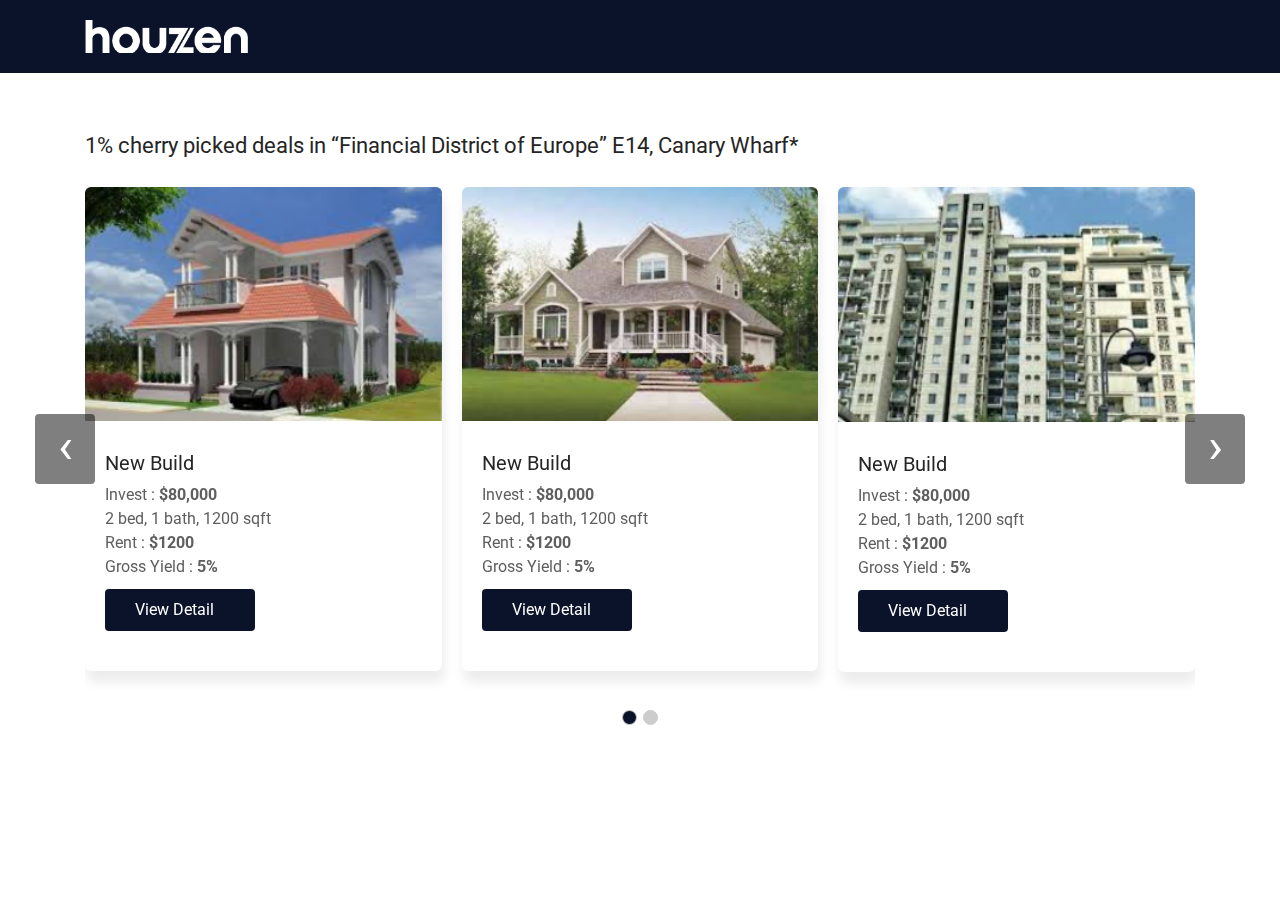
<file: index.html>
<!DOCTYPE html>
<html lang="en">

<head>
  <meta charset="utf-8">
  <meta content="width=device-width, initial-scale=1.0" name="viewport">

  <title> Houzen</title>
  <meta content="" name="descriptison">
  <meta content="" name="keywords">

  

	<link href="https://fonts.googleapis.com/css2?family=Roboto:wght@100;300;400&display=swap" rel="stylesheet">
	<link href="https://cdnjs.cloudflare.com/ajax/libs/font-awesome/4.7.0/css/font-awesome.min.css" rel="stylesheet">
	
	<link rel="stylesheet" href="https://cdn.jsdelivr.net/npm/bootstrap@4.5.3/dist/css/bootstrap.min.css" >



	<link href="css/style.css" rel="stylesheet">
	<link href="https://cdnjs.cloudflare.com/ajax/libs/OwlCarousel2/2.3.4/assets/owl.carousel.min.css" rel="stylesheet">
	
	
	
	 
  

  
</head>

<body>

<header>
	<div class="container">
		<div class="row">
			<div class="col-lg-12 col-md-12 col-sm-12 ">
				<div class="logo-header">
					<img src="img/logo.png" alt="" />
				</div>
			</div>
		</div>
	</div>
</header>

<section class="slider_houzen_prop clearfix">
	<div class="container">
	
	<div class="row">
	<div class="col-lg-12 col-md-12 col-sm-12 ">
			<h1>1% cherry picked deals in “Financial District of Europe” E14, Canary Wharf*</h1>
			</div>
			</div>
		
<div class="owl-slider">
<div id="carousel" class="owl-carousel">
	<div class="item">
		<div class="proprty_listing">
			<div class="prop-image">
			<img src="img/prop-1.png" alt="" />
			</div>

		<div class="prop-detail">	
			<h2>New Build</h2>
			<p>Invest : <b>$80,000</b></p>
			<p>2 bed, 1 bath, 1200 sqft</p>
			<p>Rent : <b>$1200</b></p>
			<p>Gross Yield : <b>5%</b></p>
			<a class="btn-view" href=""> View Detail</a>
		</div>
		</div>
	</div>
	
	<div class="item">
		<div class="proprty_listing">
			<div class="prop-image">
			<img src="img/prop-2.png" alt="" />
			</div>

		<div class="prop-detail">	
			<h2>New Build</h2>
			<p>Invest : <b>$80,000</b></p>
			<p>2 bed, 1 bath, 1200 sqft</p>
			<p>Rent : <b>$1200</b></p>
			<p>Gross Yield : <b>5%</b></p>
			<a class="btn-view" href=""> View Detail</a>
		</div>
		</div>
	</div>
	
	
	<div class="item">
		<div class="proprty_listing">
			<div class="prop-image">
			<img src="img/prop-3.png" alt="" />
			</div>

		<div class="prop-detail">	
			<h2>New Build</h2>
			<p>Invest : <b>$80,000</b></p>
			<p>2 bed, 1 bath, 1200 sqft</p>
			<p>Rent : <b>$1200</b></p>
			<p>Gross Yield : <b>5%</b></p>
			<a class="btn-view" href=""> View Detail</a>
		</div>
		</div>
	</div>
	
	
	<div class="item">
		<div class="proprty_listing">
			<div class="prop-image">
			<img src="img/prop-1.png" alt="" />
			</div>

		<div class="prop-detail">	
			<h2>New Build</h2>
			<p>Invest : <b>$80,000</b></p>
			<p>2 bed, 1 bath, 1200 sqft</p>
			<p>Rent : <b>$1200</b></p>
			<p>Gross Yield : <b>5%</b></p>
			<a class="btn-view" href=""> View Detail</a>
		</div>
		</div>
	</div>
	
	
	<div class="item">
		<div class="proprty_listing">
			<div class="prop-image">
			<img src="img/prop-1.png" alt="" />
			</div>

		<div class="prop-detail">	
			<h2>New Build</h2>
			<p>Invest : <b>$80,000</b></p>
			<p>2 bed, 1 bath, 1200 sqft</p>
			<p>Rent : <b>$1200</b></p>
			<p>Gross Yield : <b>5%</b></p>
			<a class="btn-view" href=""> View Detail</a>
		</div>
		</div>
	</div>
	
	
	
	<div class="item">
		<div class="proprty_listing">
			<div class="prop-image">
			<img src="img/prop-1.png" alt="" />
			</div>

		<div class="prop-detail">	
			<h2>New Build</h2>
			<p>Invest : <b>$80,000</b></p>
			<p>2 bed, 1 bath, 1200 sqft</p>
			<p>Rent : <b>$1200</b></p>
			<p>Gross Yield : <b>5%</b></p>
			<a class="btn-view" href=""> View Detail</a>
		</div>
		</div>
	</div>
	
	
</div>
</div>

	</div>
</section>



		






<script src="https://code.jquery.com/jquery-3.3.1.slim.min.js" ></script>
<script src="https://cdnjs.cloudflare.com/ajax/libs/jquery/3.3.1/jquery.min.js" ></script>

<script src="https://cdnjs.cloudflare.com/ajax/libs/popper.js/1.14.7/umd/popper.min.js" ></script>
<script src="https://stackpath.bootstrapcdn.com/bootstrap/4.3.1/js/bootstrap.min.js" ></script>
<script src="https://cdnjs.cloudflare.com/ajax/libs/OwlCarousel2/2.3.4/owl.carousel.min.js" ></script>



<script>
	jQuery("#carousel").owlCarousel({
  autoplay: true,
  lazyLoad: true,
  rewind: true,
  margin: 20,
   /*
  animateOut: 'fadeOut',
  animateIn: 'fadeIn',
  */
  responsiveClass: true,
  autoHeight: true,
  autoplayTimeout: 7000,
  smartSpeed: 800,
  nav: true,
  responsive: {
    0: {
      items: 1
    },

    600: {
      items: 3
    },

    1024: {
      items: 3
    },

    1366: {
      items: 3
    }
  }
});
</script>
 
 


</body>

</html>
</file>
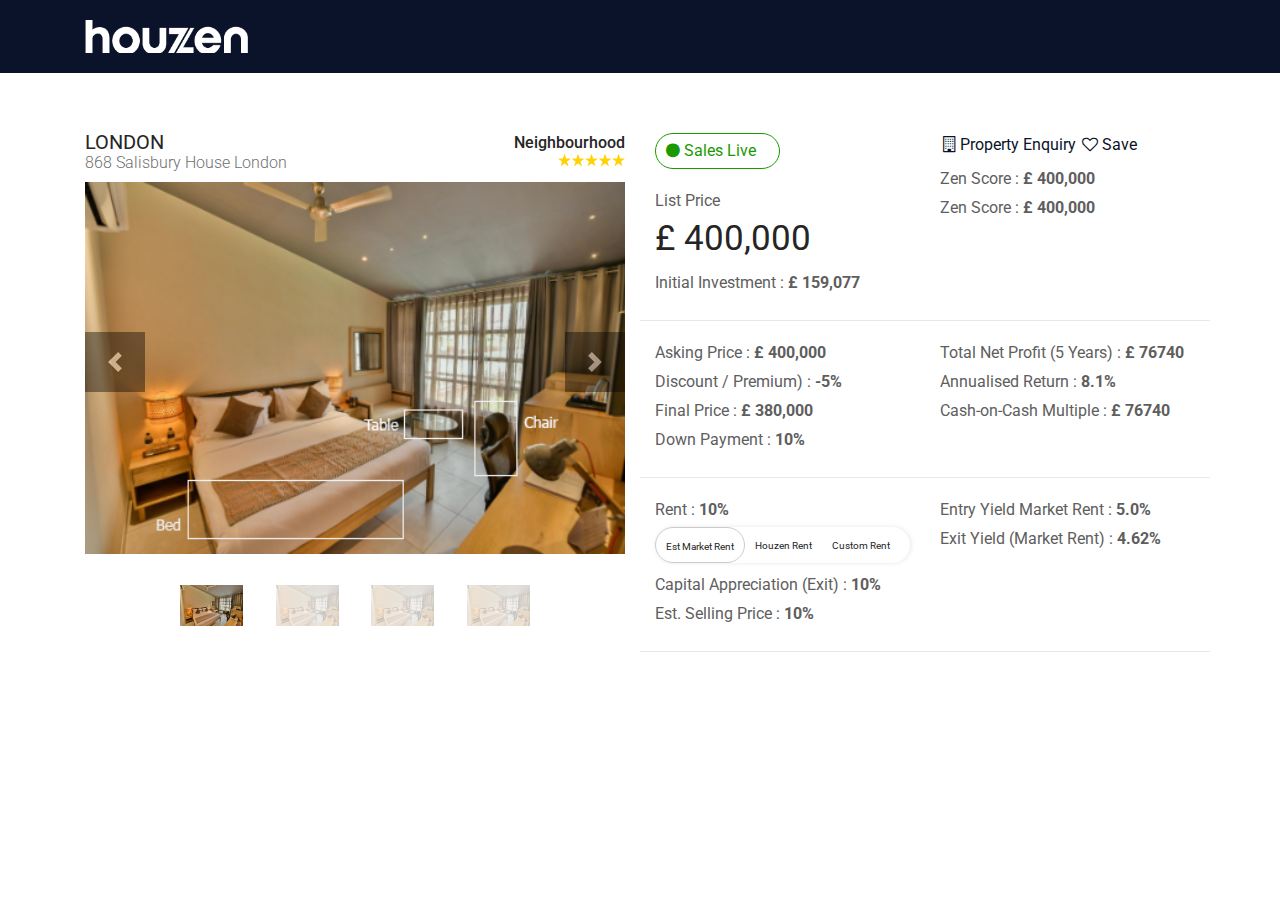
<file: listing_page.html>
<!DOCTYPE html>
<html lang="en">

<head>
  <meta charset="utf-8">
  <meta content="width=device-width, initial-scale=1.0" name="viewport">

  <title> Houzen</title>
  <meta content="" name="descriptison">
  <meta content="" name="keywords">

	<link href="https://fonts.googleapis.com/css2?family=Roboto:wght@100;300;400&display=swap" rel="stylesheet">
	<link href="https://cdnjs.cloudflare.com/ajax/libs/font-awesome/4.7.0/css/font-awesome.min.css" rel="stylesheet">	
	<link rel="stylesheet" href="https://cdn.jsdelivr.net/npm/bootstrap@4.5.3/dist/css/bootstrap.min.css" >
	<link href="css/style.css" rel="stylesheet">
	
</head>

<body>

<header>
	<div class="container">
		<div class="row">
			<div class="col-lg-12 col-md-12 col-sm-12 ">
				<div class="logo-header">
					<img src="img/logo.png" alt="" />
				</div>
			</div>
		</div>
	</div>
</header>



<section class="listing_pagepanel">
	<div class="container">
		<div class="row">
			<div class="col-lg-6 col-md-6">
				
    <div class="row">
			<div class="col-lg-6 col-md-6">
				<h2>LONDON  <br>
				<span>868 Salisbury House London </span>
				</h2> 
			</div>
			
			<div class="col-lg-6 col-md-6 text-right">
				<h3>Neighbourhood </h3>
				<img src="img/star-rating.png" alt="" title="" class="pull-right">
			</div>
	
        <div class="col-md-12"> 
            <div id="custCarousel" class="carousel slide" data-ride="carousel" align="center">
                <!-- slides -->
                <div class="carousel-inner">
                    <div class="carousel-item active"> <img src="img/banner-crausel.png" alt="property Image Detal" title="Property"> </div>
                    <div class="carousel-item"> <img src="img/banner-crausel.png" alt="property Image Detal" title="Property">  </div>
                    <div class="carousel-item"> <img src="img/banner-crausel.png" alt="property Image Detal" title="Property">  </div>
                    <div class="carousel-item"> <img src="img/banner-crausel.png" alt="property Image Detal" title="Property">  </div>
                </div> <!-- Left right --> <a class="carousel-control-prev" href="#custCarousel" data-slide="prev"> <span class="carousel-control-prev-icon"></span> </a> <a class="carousel-control-next" href="#custCarousel" data-slide="next"> <span class="carousel-control-next-icon"></span> </a> <!-- Thumbnails -->
                <ol class="carousel-indicators list-inline">
                    <li class="list-inline-item active"> <a id="carousel-selector-0" class="selected" data-slide-to="0" data-target="#custCarousel"> <img src="img/thumbnail-1.png" class="img-fluid"> </a> </li>
                    <li class="list-inline-item"> <a id="carousel-selector-1" data-slide-to="1" data-target="#custCarousel"> <img src="img/thumbnail-1.png" class="img-fluid"> </a> </li>
                    <li class="list-inline-item"> <a id="carousel-selector-2" data-slide-to="2" data-target="#custCarousel"> <img src="img/thumbnail-1.png" class="img-fluid"> </a> </li>
                    <li class="list-inline-item"> <a id="carousel-selector-2" data-slide-to="3" data-target="#custCarousel"> <img src="img/thumbnail-1.png" class="img-fluid"> </a> </li>
                </ol>
            </div>
       
    </div>
</div>
			
			</div>			
			
			<div class="col-lg-6 col-md-6">
				<div class="row bdr-btm">
					<div class="col-lg-6 col-md-6">
						<div class="status_button">
							<a href=""> <i class="fa fa-circle" aria-hidden="true"></i> Sales Live</a>
						</div>
						
						<div class="property_detailmmm">
							<p>List Price <br> <span class="list-pp"> £ 400,000 </span> </p>
							<p>Initial Investment : <b> £ 159,077 </b></p>
						
						</div>
						
					
					</div>
					
					<div class="col-lg-6 col-md-6">
						
						<div class="top_fillen">
							<ul>
								<li><a href=""><i class="fa fa-building-o" aria-hidden="true"></i> Property Enquiry </a></li>
								<li><a href=""><i class="fa fa-heart-o" aria-hidden="true"></i> Save </a> </li>
							
							</ul>
						
						</div>
						
						<div class="property_detailmmm">
							<p>Zen Score :  <b>£ 400,000</b>  </p>
							<p>Zen Score :  <b>£ 400,000</b>  </p>
						</div>
					
					</div>
					
					
				</div>
				
				
				
				<div class="row bdr-btm">
					<div class="col-lg-6 col-md-6">
						<div class="property_detailmmm">
							<p>Asking Price :   <b>£ 400,000 </b>   </p>
							<p>Discount / Premium) :  <b>-5%</b></p>
							<p>Final Price :  <b> £ 380,000</b></p>
							<p>Down Payment  : <b> 10% </b> </p>
						
						</div>
						
					
					</div>
					
					<div class="col-lg-6 col-md-6">
						<div class="property_detailmmm">
							<p>Total Net Profit (5 Years) :   <b>£ 76740</b>  </p>
							<p>Annualised Return : <b>8.1%</b>  </p>
							<p>Cash-on-Cash Multiple : <b>£ 76740</b>  </p>
							
						</div>
					
					</div>
					
					
				</div>
				
				
				<div class="row bdr-btm">
					<div class="col-lg-6 col-md-6">
						<div class="property_detailmmm">
							<p>Rent :   <b>10%  </b>   </p>
							
							<div class="rent_fill">
							<ul>
								<li class="active"><a href=""> Est Market Rent </a></li>
								<li><a href=""> Houzen Rent </a> </li>
								<li><a href=""> Custom Rent</a> </li>
							
							</ul>
						
						</div>
							
							<p>Capital Appreciation (Exit) :   <b> 10% </b></p>
							<p>Est. Selling Price :   <b> 10% </b> </p>
						
						</div>
						
					
					</div>
					
					<div class="col-lg-6 col-md-6">
						<div class="property_detailmmm">
							<p>Entry Yield Market Rent :    <b>5.0%</b>  </p>
							<p>Exit Yield (Market Rent) :   <b>4.62%</b>  </p>
							
						</div>
					
					</div>
					
					
				</div>
				
				
				
				
				
			</div>
		
		</div>
	</div>
</section>

		






<script src="https://code.jquery.com/jquery-3.3.1.slim.min.js" ></script>
<script src="https://cdnjs.cloudflare.com/ajax/libs/jquery/3.3.1/jquery.min.js" ></script>
<script src="https://cdnjs.cloudflare.com/ajax/libs/popper.js/1.14.7/umd/popper.min.js" ></script>
<script src="https://stackpath.bootstrapcdn.com/bootstrap/4.3.1/js/bootstrap.min.js" ></script>



 
 


</body>

</html>
</file>
<file: css/style.css>
* {
	margin:0px; padding:0px;
}

body { font-size:16px; color:#5E5E5E; font-family: 'Roboto', sans-serif;}


h1 {font-size:22px; font-weight:400;  color: #252525; }
h2 {font-size:18px; font-weight:400; color: #252525; }

header {background:#0B132B;     padding: 20px 0px;}
.slider_houzen_prop { padding:60px 0px;}

.proprty_listing {
    box-shadow: 2px 11px 12px #00000014;
    padding: 0px;
    border-radius: 6px;
    margin: 20px 0px ;
}

.prop-detail {
    padding: 30px 20px;
}
.prop-detail p { padding:0px; margin:0px;}


.prop-image img {
    width: 100%;
    border-radius: 6px 6px 0px 0;
}

.btn-view {
    background: #0B132B;
    padding: 9px 30px;
    color: #fff;
    width: 150px;
    display: block;
    margin: 10px 0px;
    border-radius: 4px; text-decoration:none;
}

.btn-view:hover { color:#fff; text-decoration:none; background:#031651;}

.prop-detail h2 { font-size:20px; color:#252525;}

.slider_houzen_prop .owl-nav button {
  position: absolute;
  top: 50%;
  background-color: #000;
  color: #fff;
  margin: 0;
  transition: all 0.3s ease-in-out;
}

.slider_houzen_prop .owl-nav button.owl-prev {
    left: -50px;
    background: #000!important;
    width: 60px;
    opacity: .5;
    height: 70px;
    border-radius: 4px;
}

.slider_houzen_prop .owl-nav button.owl-next {
   right: -50px;
    background: #000!important;
    width: 60px;
    height: 70px;
    border-radius: 4px;
	opacity: .5;
}

.slider_houzen_prop .owl-dots {
  text-align: center;
  padding-top: 15px;
}
.slider_houzen_prop .owl-dots button.owl-dot {
  width: 15px;
  height: 15px;
  border-radius: 50%;
  display: inline-block;
  background: #ccc;
  margin: 0 3px;
  border: 1px solid #ccc!important;
}

.slider_houzen_prop .owl-dots button.owl-dot.active {
  background-color: #0B132B;
}

.slider_houzen_prop .owl-dots button.owl-dot:focus {
  outline: none; 
}

.slider_houzen_prop .owl-nav button {
    position: absolute;
    top: 50%;
    transform: translateY(-50%);
    background: rgba(255, 255, 255, 0.38) !important;
}

.slider_houzen_prop span {
    font-size: 50px;    
    position: relative;
    top: -5px;
	color:#fff;
}
.slider_houzen_prop .owl-nav button:focus {
    outline: none;
}




.listing_pagepanel { padding:60px 0px;}


.listing_pagepanel .carousel-inner img {
    width: 100%;
    height: 100%
}

#custCarousel {padding:10px 0px;}

#custCarousel .carousel-indicators {
    position: static;
    margin-top: 20px
}

#custCarousel .carousel-indicators>li {
    width: 100px
}

#custCarousel .carousel-indicators li img {
    display: block;
    opacity: 0.5
}

#custCarousel .carousel-indicators li.active img {
    opacity: 1
}

#custCarousel .carousel-indicators li:hover img {
    opacity: 0.75
}

.listing_pagepanel .carousel-item img {
    width: 100%
}

.listing_pagepanel .carousel-control-prev {
    left: 0;
    width: 60px;
    height: 60px;
    background: #000;
    top: 160px;
	opacity: .4;
}

.listing_pagepanel .carousel-control-next {
    width: 60px;
    height: 60px;
    background: #000;
    top: 160px;
	right:0px;
	opacity: .4;
	}
	
.listing_pagepanel h2 { font-size:20px; color:#252525; margin:0px; line-height:19px;}	
.listing_pagepanel h2 span {
    font-size: 16px;
    color: #707070;
    margin: 0px;
    font-weight: 300;
	
}

.listing_pagepanel h3 { font-size:16px; color:#252525; margin:0px; line-height:19px;}	
.status_button {
    border: 1px solid #1A9A00;
    color: #1A9A00;
    padding: 5px 10px;
    border-radius: 50px;
    width: 125px;
}

.status_button a { color:#1A9A00; text-decoration:none;}
.property_detailmmm {
    margin: 20px 0px 0px;
}

.top_fillen { width:100%; float:left;}
.top_fillen ul { margin:0px; padding:0px;}
.top_fillen ul li {list-style:none; float:left; font-size:16px; margin:0px 3px 10px;}
.top_fillen ul li a {color:#0B132B;}

.rent_fill {
    width: 100%;
    float: left;
    background: #fff;
    border-radius: 50px;
    box-shadow: 1px 0px 4px #c4c4c466;
	margin:0px 0px 10px;
}
.rent_fill ul { margin:0px; padding:0px;}
.rent_fill ul li { list-style:none; float:left; padding:5px 10px; text-align:center;}
.rent_fill ul li a  { font-size:10px; color:#252525;}
.rent_fill ul li.active { background:#fff; border-radius: 50px; border: 1px solid #ccc;}





.property_detailmmm p  { margin:0px 0px 5px;}
.list-pp { font-size: 35px; color:#252525;}
.bdr-btm { border-bottom: 1px solid #E8E8E8; padding-bottom: 20px;}
</file>
